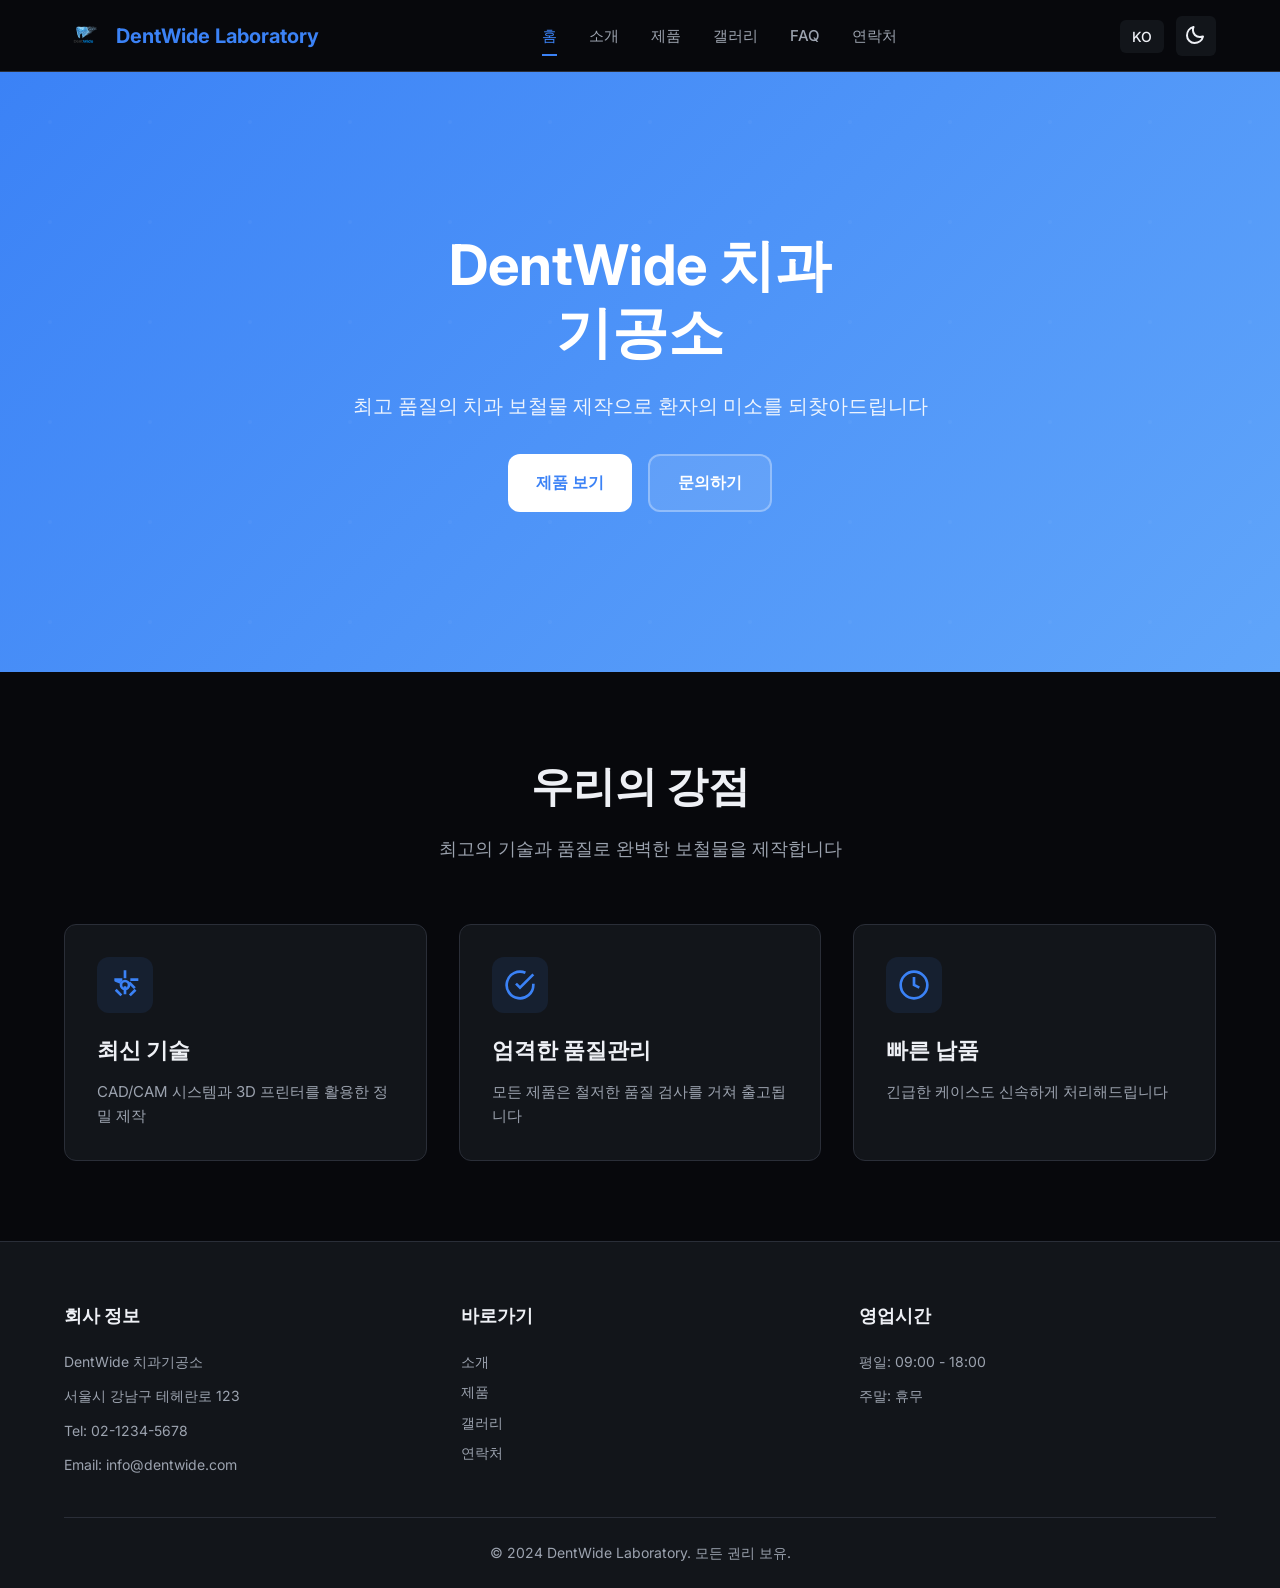
<file: index.html>
<!DOCTYPE html>
<html lang="ko">
<head>
  <meta charset="UTF-8">
  <meta name="viewport" content="width=device-width, initial-scale=1.0">
  <meta name="description" content="DentWide 치과기공소 - 최고 품질의 치과 보철물 제작">
  <meta name="keywords" content="DentWide, 치과기공소, 지르코니아, 크라운, 임플란트, 브릿지">

  <!-- Open Graph -->
  <meta property="og:type" content="website">
  <meta property="og:title" content="DentWide 치과기공소">
  <meta property="og:description" content="최고 품질의 치과 보철물 제작">
  <meta property="og:site_name" content="DentWide Laboratory">

  <title data-i18n="page.title">DentWide 치과기공소</title>

  <!-- Styles -->
  <link rel="stylesheet" href="css/main.css">

  <!-- Preconnect for performance -->
  <link rel="preconnect" href="https://fonts.googleapis.com">
  <link rel="preconnect" href="https://fonts.gstatic.com" crossorigin>
  <link href="https://fonts.googleapis.com/css2?family=Inter:wght@400;500;600;700&display=swap" rel="stylesheet">
</head>
<body>
  <!-- Header -->
  <header id="header">
    <div class="container">
      <div class="header-content">
        <!-- Logo -->
        <a href="#" class="logo">
          <img src="images/Logo.png" alt="DentWide Laboratory" class="logo-img">
          <span class="logo-text" data-i18n="nav.brand">DentWide Laboratory</span>
        </a>

        <!-- Desktop Navigation -->
        <nav class="nav-desktop">
          <a href="#" class="nav-link" data-i18n="nav.home">홈</a>
          <a href="#about" class="nav-link" data-i18n="nav.about">소개</a>
          <a href="#products" class="nav-link" data-i18n="nav.products">제품</a>
          <a href="#gallery" class="nav-link" data-i18n="nav.gallery">갤러리</a>
          <a href="#faq" class="nav-link" data-i18n="nav.faq">FAQ</a>
          <a href="#contact" class="nav-link" data-i18n="nav.contact">연락처</a>
        </nav>

        <!-- Controls -->
        <div class="header-controls">
          <!-- Language Switcher -->
          <div class="lang-switcher">
            <button id="lang-btn" class="btn-lang" aria-label="Language">
              <span id="lang-current">KO</span>
            </button>
            <div id="lang-menu" class="lang-menu">
              <button data-lang="ko">한국어</button>
              <button data-lang="en">English</button>
            </div>
          </div>

          <!-- Theme Toggle -->
          <button id="theme-btn" class="btn-theme" aria-label="Toggle theme">
            <svg class="icon-sun" width="20" height="20" viewBox="0 0 20 20" fill="none">
              <circle cx="10" cy="10" r="3" stroke="currentColor" stroke-width="2"/>
              <path d="M10 2V4M10 16V18M18 10H16M4 10H2M15.657 4.343L14.243 5.757M5.757 14.243L4.343 15.657M15.657 15.657L14.243 14.243M5.757 5.757L4.343 4.343" stroke="currentColor" stroke-width="2" stroke-linecap="round"/>
            </svg>
            <svg class="icon-moon" width="20" height="20" viewBox="0 0 20 20" fill="none">
              <path d="M17 10.5C16.1 14.4 12.6 17 8.5 17C4.4 17 1 13.6 1 9.5C1 5.4 3.6 1.9 7.5 1C7.1 1.9 6.9 2.9 6.9 4C6.9 7.9 10 11 13.9 11C15 11 16 10.8 17 10.5Z" stroke="currentColor" stroke-width="2" stroke-linejoin="round"/>
            </svg>
          </button>

          <!-- Mobile Menu Toggle -->
          <button id="mobile-menu-btn" class="btn-mobile-menu" aria-label="Menu">
            <span></span>
            <span></span>
            <span></span>
          </button>
        </div>
      </div>
    </div>
  </header>

  <!-- Mobile Navigation -->
  <div id="mobile-nav" class="mobile-nav">
    <div class="mobile-nav-backdrop"></div>
    <div class="mobile-nav-panel">
      <a href="#" class="nav-link" data-i18n="nav.home">홈</a>
      <a href="#about" class="nav-link" data-i18n="nav.about">소개</a>
      <a href="#products" class="nav-link" data-i18n="nav.products">제품</a>
      <a href="#gallery" class="nav-link" data-i18n="nav.gallery">갤러리</a>
      <a href="#faq" class="nav-link" data-i18n="nav.faq">FAQ</a>
      <a href="#contact" class="nav-link" data-i18n="nav.contact">연락처</a>
    </div>
  </div>

  <!-- Main Content -->
  <main id="main-content">
    <!-- Page content will be loaded here dynamically -->
  </main>

  <!-- Footer -->
  <footer id="footer">
    <div class="container">
      <div class="footer-content">
        <div class="footer-section">
          <h3 class="footer-title" data-i18n="footer.company">회사 정보</h3>
          <p class="footer-text" data-i18n="footer.name">DentWide 치과기공소</p>
          <p class="footer-text" data-i18n="footer.address">서울시 강남구 테헤란로 123</p>
          <p class="footer-text">Tel: 02-1234-5678</p>
          <p class="footer-text">Email: info@dentwide.com</p>
        </div>

        <div class="footer-section">
          <h3 class="footer-title" data-i18n="footer.quicklinks">바로가기</h3>
          <div class="footer-links">
            <a href="#about" data-i18n="nav.about">소개</a>
            <a href="#products" data-i18n="nav.products">제품</a>
            <a href="#gallery" data-i18n="nav.gallery">갤러리</a>
            <a href="#contact" data-i18n="nav.contact">연락처</a>
          </div>
        </div>

        <div class="footer-section">
          <h3 class="footer-title" data-i18n="footer.hours">영업시간</h3>
          <p class="footer-text" data-i18n="footer.weekday">평일: 09:00 - 18:00</p>
          <p class="footer-text" data-i18n="footer.weekend">주말: 휴무</p>
        </div>
      </div>

      <div class="footer-bottom">
        <p>&copy; 2024 DentWide Laboratory. <span data-i18n="footer.rights">All rights reserved.</span></p>
      </div>
    </div>
  </footer>

  <!-- Scripts -->
  <script src="js/theme.js"></script>
  <script src="js/i18n.js"></script>
  <script src="js/app.js"></script>
</body>
</html>
</file>
<file: css/main.css>
/* ==========================================================================
   Sample Laboratory - Main Stylesheet
   ========================================================================== */

/* CSS Variables */
:root {
  --bg: #ffffff;
  --surface: #f8f9fa;
  --surface2: #e9ecef;
  --text: #212529;
  --text-muted: #6c757d;
  --border: #dee2e6;
  --accent: #1d4ed8;
  --accent-dim: rgba(29, 78, 216, 0.1);
  --accent-hover: #1e40af;
  --radius: 12px;
  --radius-sm: 6px;
  --shadow: 0 2px 8px rgba(0, 0, 0, 0.08);
  --shadow-lg: 0 8px 24px rgba(0, 0, 0, 0.12);
  --header-h: 72px;
  --transition: 0.3s cubic-bezier(0.4, 0, 0.2, 1);
}

[data-theme="dark"] {
  --bg: #07080c;
  --surface: #12151a;
  --surface2: #1a1e26;
  --text: #eef0f5;
  --text-muted: #9ca3af;
  --border: #2a2e38;
  --accent: #3b82f6;
  --accent-dim: rgba(59, 130, 246, 0.1);
  --accent-hover: #60a5fa;
  --shadow: 0 2px 8px rgba(0, 0, 0, 0.4);
  --shadow-lg: 0 8px 24px rgba(0, 0, 0, 0.6);
}

/* ==========================================================================
   Reset & Base Styles
   ========================================================================== */

* {
  margin: 0;
  padding: 0;
  box-sizing: border-box;
}

html {
  scroll-behavior: smooth;
}

body {
  font-family: 'Inter', -apple-system, BlinkMacSystemFont, 'Segoe UI', Roboto, Oxygen, Ubuntu, Cantarell, sans-serif;
  font-size: 16px;
  line-height: 1.6;
  color: var(--text);
  background-color: var(--bg);
  transition: background-color var(--transition), color var(--transition);
  overflow-x: hidden;
}

img {
  max-width: 100%;
  height: auto;
  display: block;
}

a {
  color: inherit;
  text-decoration: none;
  transition: color var(--transition);
}

button {
  font-family: inherit;
  cursor: pointer;
  border: none;
  background: none;
  color: inherit;
}

ul, ol {
  list-style: none;
}

/* ==========================================================================
   Layout
   ========================================================================== */

.container {
  max-width: 1200px;
  margin: 0 auto;
  padding: 0 24px;
}

/* ==========================================================================
   Header
   ========================================================================== */

#header {
  position: fixed;
  top: 0;
  left: 0;
  right: 0;
  height: var(--header-h);
  background-color: var(--bg);
  border-bottom: 1px solid var(--border);
  z-index: 1000;
  transition: all var(--transition);
}

#header.scrolled {
  box-shadow: var(--shadow);
}

.header-content {
  display: flex;
  align-items: center;
  justify-content: space-between;
  height: var(--header-h);
}

.logo {
  display: flex;
  align-items: center;
  gap: 12px;
  font-size: 20px;
  font-weight: 700;
  color: var(--accent);
  transition: opacity var(--transition);
}

.logo:hover {
  opacity: 0.8;
}

.logo-img {
  height: 40px;
  width: auto;
  object-fit: contain;
}

.logo-text {
  display: inline-block;
}

/* Navigation */
.nav-desktop {
  display: flex;
  gap: 32px;
  align-items: center;
}

.nav-link {
  font-size: 15px;
  font-weight: 500;
  color: var(--text-muted);
  padding: 8px 0;
  position: relative;
  transition: color var(--transition);
}

.nav-link:hover,
.nav-link.active {
  color: var(--accent);
}

.nav-link.active::after {
  content: '';
  position: absolute;
  bottom: 0;
  left: 0;
  right: 0;
  height: 2px;
  background-color: var(--accent);
}

/* Header Controls */
.header-controls {
  display: flex;
  align-items: center;
  gap: 12px;
}

/* Language Switcher */
.lang-switcher {
  position: relative;
}

.btn-lang {
  padding: 8px 12px;
  font-size: 14px;
  font-weight: 500;
  color: var(--text);
  background-color: var(--surface);
  border-radius: var(--radius-sm);
  transition: all var(--transition);
}

.btn-lang:hover {
  background-color: var(--surface2);
}

.lang-menu {
  position: absolute;
  top: calc(100% + 8px);
  right: 0;
  background-color: var(--surface);
  border: 1px solid var(--border);
  border-radius: var(--radius-sm);
  box-shadow: var(--shadow);
  overflow: hidden;
  opacity: 0;
  visibility: hidden;
  transform: translateY(-8px);
  transition: all var(--transition);
  min-width: 120px;
}

.lang-menu.active {
  opacity: 1;
  visibility: visible;
  transform: translateY(0);
}

.lang-menu button {
  display: block;
  width: 100%;
  padding: 10px 16px;
  text-align: left;
  font-size: 14px;
  background-color: transparent;
  transition: background-color var(--transition);
}

.lang-menu button:hover {
  background-color: var(--surface2);
}

/* Theme Toggle */
.btn-theme {
  width: 40px;
  height: 40px;
  display: flex;
  align-items: center;
  justify-content: center;
  background-color: var(--surface);
  border-radius: var(--radius-sm);
  transition: all var(--transition);
}

.btn-theme:hover {
  background-color: var(--surface2);
}

.icon-sun,
.icon-moon {
  transition: opacity var(--transition);
}

[data-theme="light"] .icon-moon {
  display: none;
}

[data-theme="dark"] .icon-sun {
  display: none;
}

/* Mobile Menu Button */
.btn-mobile-menu {
  display: none;
  flex-direction: column;
  gap: 4px;
  width: 40px;
  height: 40px;
  align-items: center;
  justify-content: center;
  background-color: var(--surface);
  border-radius: var(--radius-sm);
}

.btn-mobile-menu span {
  display: block;
  width: 20px;
  height: 2px;
  background-color: var(--text);
  transition: all var(--transition);
}

.btn-mobile-menu.active span:nth-child(1) {
  transform: translateY(6px) rotate(45deg);
}

.btn-mobile-menu.active span:nth-child(2) {
  opacity: 0;
}

.btn-mobile-menu.active span:nth-child(3) {
  transform: translateY(-6px) rotate(-45deg);
}

/* Mobile Navigation */
.mobile-nav {
  position: fixed;
  top: 0;
  left: 0;
  right: 0;
  bottom: 0;
  z-index: 999;
  pointer-events: none;
}

.mobile-nav.active {
  pointer-events: auto;
}

.mobile-nav-backdrop {
  position: absolute;
  top: 0;
  left: 0;
  right: 0;
  bottom: 0;
  background-color: rgba(0, 0, 0, 0.5);
  opacity: 0;
  transition: opacity var(--transition);
}

.mobile-nav.active .mobile-nav-backdrop {
  opacity: 1;
}

.mobile-nav-panel {
  position: absolute;
  top: var(--header-h);
  right: 0;
  width: 280px;
  max-width: 80vw;
  height: calc(100vh - var(--header-h));
  background-color: var(--surface);
  border-left: 1px solid var(--border);
  padding: 24px;
  transform: translateX(100%);
  transition: transform var(--transition);
  overflow-y: auto;
}

.mobile-nav.active .mobile-nav-panel {
  transform: translateX(0);
}

.mobile-nav-panel .nav-link {
  display: block;
  padding: 12px 16px;
  margin-bottom: 8px;
  border-radius: var(--radius-sm);
  transition: all var(--transition);
}

.mobile-nav-panel .nav-link:hover,
.mobile-nav-panel .nav-link.active {
  background-color: var(--accent-dim);
  color: var(--accent);
}

/* ==========================================================================
   Main Content
   ========================================================================== */

#main-content {
  min-height: calc(100vh - var(--header-h));
  margin-top: var(--header-h);
}

/* Page Transitions */
.page-container {
  animation: pageEnter 0.4s ease;
}

@keyframes pageEnter {
  from {
    opacity: 0;
    transform: translateY(20px);
  }
  to {
    opacity: 1;
    transform: translateY(0);
  }
}

/* ==========================================================================
   Hero Section
   ========================================================================== */

.hero {
  position: relative;
  min-height: 600px;
  display: flex;
  align-items: center;
  justify-content: center;
  text-align: center;
  background: linear-gradient(135deg, var(--accent) 0%, var(--accent-hover) 100%);
  color: #ffffff;
  overflow: hidden;
}

.hero::before {
  content: '';
  position: absolute;
  top: 0;
  left: 0;
  right: 0;
  bottom: 0;
  background: url('data:image/svg+xml,<svg width="100" height="100" xmlns="http://www.w3.org/2000/svg"><circle cx="50" cy="50" r="2" fill="white" opacity="0.1"/></svg>');
  opacity: 0.3;
}

.hero-content {
  position: relative;
  z-index: 1;
  max-width: 800px;
  padding: 40px 20px;
}

.hero h1 {
  font-size: 56px;
  font-weight: 700;
  line-height: 1.2;
  margin-bottom: 24px;
}

.hero h1 em {
  font-style: normal;
  display: block;
  font-weight: 800;
}

.hero p {
  font-size: 20px;
  line-height: 1.6;
  margin-bottom: 32px;
  opacity: 0.9;
}

.hero-cta {
  display: inline-flex;
  gap: 16px;
  flex-wrap: wrap;
  justify-content: center;
}

/* ==========================================================================
   Buttons
   ========================================================================== */

.btn {
  display: inline-flex;
  align-items: center;
  justify-content: center;
  padding: 14px 28px;
  font-size: 16px;
  font-weight: 600;
  border-radius: var(--radius);
  transition: all var(--transition);
  text-align: center;
  gap: 8px;
}

.btn-primary {
  background-color: #ffffff;
  color: var(--accent);
}

.btn-primary:hover {
  transform: translateY(-2px);
  box-shadow: 0 4px 12px rgba(255, 255, 255, 0.3);
}

.btn-secondary {
  background-color: rgba(255, 255, 255, 0.1);
  color: #ffffff;
  border: 2px solid rgba(255, 255, 255, 0.3);
}

.btn-secondary:hover {
  background-color: rgba(255, 255, 255, 0.2);
  border-color: rgba(255, 255, 255, 0.5);
}

.btn-outline {
  background-color: transparent;
  color: var(--accent);
  border: 2px solid var(--accent);
}

.btn-outline:hover {
  background-color: var(--accent);
  color: #ffffff;
}

/* ==========================================================================
   Sections
   ========================================================================== */

.section {
  padding: 80px 0;
}

.section-header {
  text-align: center;
  margin-bottom: 60px;
}

.section-title {
  font-size: 42px;
  font-weight: 700;
  margin-bottom: 16px;
  color: var(--text);
}

.section-subtitle {
  font-size: 18px;
  color: var(--text-muted);
  max-width: 600px;
  margin: 0 auto;
}

/* ==========================================================================
   Cards
   ========================================================================== */

.cards-grid {
  display: grid;
  grid-template-columns: repeat(auto-fit, minmax(300px, 1fr));
  gap: 32px;
}

.card {
  background-color: var(--surface);
  border: 1px solid var(--border);
  border-radius: var(--radius);
  padding: 32px;
  transition: all var(--transition);
}

.card:hover {
  transform: translateY(-4px);
  box-shadow: var(--shadow-lg);
}

.card-icon {
  width: 56px;
  height: 56px;
  display: flex;
  align-items: center;
  justify-content: center;
  background-color: var(--accent-dim);
  color: var(--accent);
  border-radius: var(--radius);
  margin-bottom: 20px;
  font-size: 28px;
}

.card-title {
  font-size: 22px;
  font-weight: 600;
  margin-bottom: 12px;
  color: var(--text);
}

.card-text {
  font-size: 15px;
  color: var(--text-muted);
  line-height: 1.6;
}

/* ==========================================================================
   Products
   ========================================================================== */

.products-grid {
  display: grid;
  grid-template-columns: repeat(auto-fill, minmax(280px, 1fr));
  gap: 32px;
}

.product-card {
  background-color: var(--surface);
  border: 1px solid var(--border);
  border-radius: var(--radius);
  overflow: hidden;
  transition: all var(--transition);
}

.product-card:hover {
  transform: translateY(-4px);
  box-shadow: var(--shadow-lg);
}

.product-image {
  width: 100%;
  height: 220px;
  object-fit: cover;
  background-color: var(--surface2);
}

.product-content {
  padding: 24px;
}

.product-tag {
  display: inline-block;
  padding: 4px 12px;
  font-size: 12px;
  font-weight: 600;
  background-color: var(--accent-dim);
  color: var(--accent);
  border-radius: 20px;
  margin-bottom: 12px;
}

.product-title {
  font-size: 20px;
  font-weight: 600;
  margin-bottom: 8px;
  color: var(--text);
}

.product-desc {
  font-size: 14px;
  color: var(--text-muted);
  line-height: 1.6;
}

/* ==========================================================================
   Gallery
   ========================================================================== */

.gallery-grid {
  display: grid;
  grid-template-columns: repeat(auto-fill, minmax(280px, 1fr));
  gap: 24px;
}

.gallery-item {
  position: relative;
  aspect-ratio: 1;
  overflow: hidden;
  border-radius: var(--radius);
  cursor: pointer;
  background-color: var(--surface2);
}

.gallery-item img {
  width: 100%;
  height: 100%;
  object-fit: cover;
  transition: transform var(--transition);
}

.gallery-item:hover img {
  transform: scale(1.05);
}

.gallery-item::after {
  content: '';
  position: absolute;
  top: 0;
  left: 0;
  right: 0;
  bottom: 0;
  background: linear-gradient(to top, rgba(0, 0, 0, 0.4), transparent);
  opacity: 0;
  transition: opacity var(--transition);
}

.gallery-item:hover::after {
  opacity: 1;
}

/* ==========================================================================
   FAQ
   ========================================================================== */

.faq-list {
  max-width: 800px;
  margin: 0 auto;
}

.faq-item {
  background-color: var(--surface);
  border: 1px solid var(--border);
  border-radius: var(--radius);
  margin-bottom: 16px;
  overflow: hidden;
}

.faq-item.reveal {
  opacity: 1 !important;
  transform: none !important;
}

.faq-question {
  width: 100%;
  padding: 20px 24px;
  text-align: left;
  font-size: 18px;
  font-weight: 600;
  display: flex;
  align-items: center;
  justify-content: space-between;
  transition: all var(--transition);
  opacity: 1 !important;
}

.faq-question:hover {
  background-color: var(--surface2);
}

.faq-icon {
  font-size: 24px;
  transition: transform var(--transition);
}

.faq-item.active .faq-icon {
  transform: rotate(180deg);
}

.faq-answer {
  max-height: 0;
  overflow: hidden;
  transition: max-height var(--transition);
}

.faq-item.active .faq-answer {
  max-height: 500px;
}

.faq-answer-content {
  padding: 0 24px 20px 24px;
  color: var(--text-muted);
  line-height: 1.7;
  opacity: 1 !important;
}

/* ==========================================================================
   Contact
   ========================================================================== */

.contact-grid {
  display: grid;
  grid-template-columns: 1fr 1fr;
  gap: 48px;
}

.contact-info {
  display: flex;
  flex-direction: column;
  gap: 24px;
}

.contact-item {
  display: flex;
  gap: 16px;
}

.contact-icon {
  width: 48px;
  height: 48px;
  display: flex;
  align-items: center;
  justify-content: center;
  background-color: var(--accent-dim);
  color: var(--accent);
  border-radius: var(--radius);
  flex-shrink: 0;
  font-size: 24px;
}

.contact-details h3 {
  font-size: 18px;
  font-weight: 600;
  margin-bottom: 4px;
}

.contact-details p {
  color: var(--text-muted);
  font-size: 15px;
}

/* Form */
.form-group {
  margin-bottom: 20px;
}

.form-label {
  display: block;
  font-size: 14px;
  font-weight: 600;
  margin-bottom: 8px;
  color: var(--text);
}

.form-input,
.form-textarea {
  width: 100%;
  padding: 12px 16px;
  font-size: 15px;
  font-family: inherit;
  color: var(--text);
  background-color: var(--surface);
  border: 1px solid var(--border);
  border-radius: var(--radius-sm);
  transition: all var(--transition);
}

.form-input:focus,
.form-textarea:focus {
  outline: none;
  border-color: var(--accent);
  box-shadow: 0 0 0 3px var(--accent-dim);
}

.form-textarea {
  resize: vertical;
  min-height: 120px;
}

.form-submit {
  width: 100%;
  padding: 14px;
  font-size: 16px;
  font-weight: 600;
  color: #ffffff;
  background-color: var(--accent);
  border: none;
  border-radius: var(--radius);
  cursor: pointer;
  transition: all var(--transition);
}

.form-submit:hover {
  background-color: var(--accent-hover);
  transform: translateY(-2px);
  box-shadow: var(--shadow-lg);
}

.form-submit:disabled {
  opacity: 0.5;
  cursor: not-allowed;
  transform: none;
}

/* ==========================================================================
   Footer
   ========================================================================== */

#footer {
  background-color: var(--surface);
  border-top: 1px solid var(--border);
  padding: 60px 0 24px;
}

.footer-content {
  display: grid;
  grid-template-columns: repeat(auto-fit, minmax(250px, 1fr));
  gap: 40px;
  margin-bottom: 40px;
}

.footer-section {
  display: flex;
  flex-direction: column;
  gap: 12px;
}

.footer-title {
  font-size: 18px;
  font-weight: 600;
  margin-bottom: 8px;
  color: var(--text);
}

.footer-text {
  font-size: 14px;
  color: var(--text-muted);
  line-height: 1.6;
}

.footer-links {
  display: flex;
  flex-direction: column;
  gap: 8px;
}

.footer-links a {
  font-size: 14px;
  color: var(--text-muted);
  transition: color var(--transition);
}

.footer-links a:hover {
  color: var(--accent);
}

.footer-bottom {
  padding-top: 24px;
  border-top: 1px solid var(--border);
  text-align: center;
}

.footer-bottom p {
  font-size: 14px;
  color: var(--text-muted);
}

/* ==========================================================================
   Utilities
   ========================================================================== */

.reveal {
  opacity: 0;
  transform: translateY(30px);
  transition: opacity 0.6s ease, transform 0.6s ease;
}

.reveal.active {
  opacity: 1;
  transform: translateY(0);
}

/* ==========================================================================
   Responsive
   ========================================================================== */

@media (max-width: 1060px) {
  .nav-desktop {
    display: none;
  }

  .btn-mobile-menu {
    display: flex;
  }
}

@media (max-width: 768px) {
  .hero h1 {
    font-size: 40px;
  }

  .hero p {
    font-size: 18px;
  }

  .section {
    padding: 60px 0;
  }

  .section-title {
    font-size: 32px;
  }

  .section-subtitle {
    font-size: 16px;
  }

  .cards-grid,
  .products-grid,
  .gallery-grid {
    grid-template-columns: 1fr;
  }

  .contact-grid {
    grid-template-columns: 1fr;
  }

  .footer-content {
    grid-template-columns: 1fr;
  }
}

@media (max-width: 480px) {
  .container {
    padding: 0 16px;
  }

  .hero {
    min-height: 500px;
  }

  .hero h1 {
    font-size: 32px;
  }

  .hero p {
    font-size: 16px;
  }

  .btn {
    padding: 12px 20px;
    font-size: 14px;
  }

  .card {
    padding: 24px;
  }

  .product-content {
    padding: 20px;
  }
}
</file>
